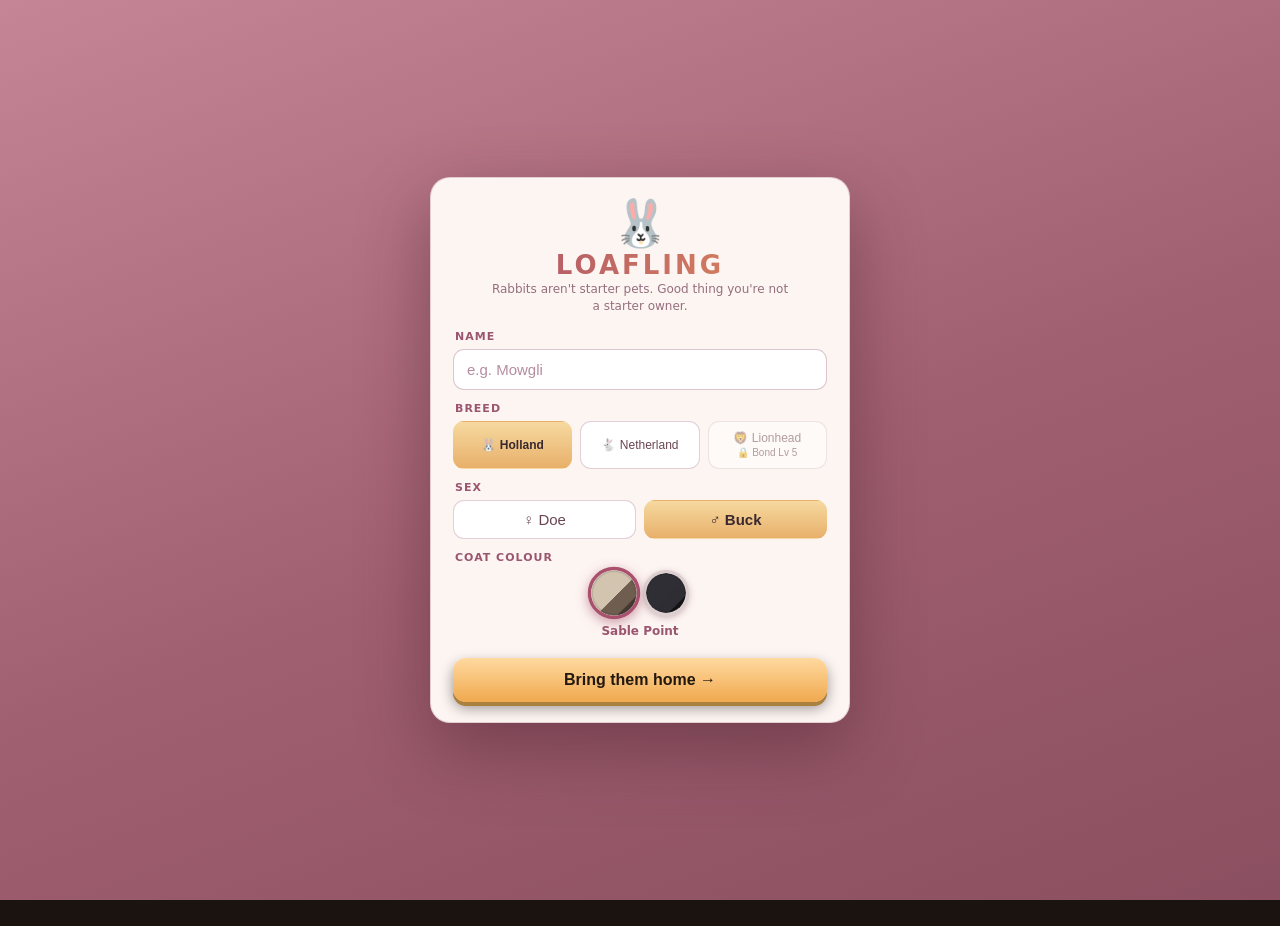
<file: index.html>
<!DOCTYPE html>
<html lang="en">
<head>
<meta charset="UTF-8">
<!-- Only this site's own script runs: injected markup (e.g. from a hostile save code) can't execute. -->
<meta http-equiv="Content-Security-Policy" content="default-src 'self'; script-src 'self'; style-src 'self' 'unsafe-inline'; img-src 'self' data:; connect-src 'self'; object-src 'none'; base-uri 'none'; form-action 'none'">
<meta name="viewport" content="width=device-width, initial-scale=1.0, maximum-scale=1.0, user-scalable=no, viewport-fit=cover">
<title>Loafling — a real rabbit care game</title>
<!-- link-preview metadata for portfolio/social embeds -->
<meta name="description" content="Adopt a rabbit, earn their trust, and keep the feet sacred. A browser game about what house rabbits actually need. Raise one from kit to adult in about 20 minutes. Work in progress.">
<meta property="og:type" content="website">
<meta property="og:title" content="Loafling — a real rabbit care game">
<meta property="og:description" content="Adopt a rabbit, earn their trust, and keep the feet sacred. A browser game about what house rabbits actually need. Raise one from kit to adult in about 20 minutes. Work in progress.">
<meta property="og:url" content="https://jordanclermont.github.io/thumpagotchi/">
<meta property="og:image" content="https://jordanclermont.github.io/thumpagotchi/og.png?v=loafling2">
<meta property="og:image:width" content="1200">
<meta property="og:image:height" content="630">
<meta name="twitter:card" content="summary_large_image">
<meta name="theme-color" content="#a05f70">
<link rel="stylesheet" href="style.css">
</head>
<body>
<div id="game">
  <canvas id="c"></canvas>
  <!-- close-up petting/grooming: tip + Done (shown while the camera is zoomed in) -->
  <div id="closeUpBar" hidden><span id="closeUpTip"></span><button id="closeUpDone">Done</button></div>

  <!-- ---------- Top HUD ---------- -->
  <div id="hud">
    <div class="brand">
      <h1>🐰 <span id="petName">Loafling</span></h1>
      <span class="chip" id="stageChip">🐰 Adult</span>
      <span class="chip bond" id="bondChip">Bond <b id="bondN">1</b><span class="bondtrack"><span class="bondfill" id="bondBar"></span></span></span>
      <span class="chip carrot"><span id="carrotN">12</span>🥕</span>
      <span class="chip" id="weightChip">⚖️</span>
      <span class="chip warn" id="healthChip" style="display:none">❤</span>
      <span class="day" id="dayLbl">Day 1</span>
      <span class="clock" id="clockLbl">🌅</span>
    </div>
    <div class="stat"><span class="lbl">Happy</span><div class="track"><div class="fill" id="fHappy"></div></div><span class="val" id="vHappy">0</span></div>
    <div class="stat"><span class="lbl">Hunger</span><div class="track"><div class="fill" id="fHunger"></div></div><span class="val" id="vHunger">0</span></div>
    <div class="stat"><span class="lbl">Water</span><div class="track"><div class="fill" id="fWater"></div></div><span class="val" id="vWater">0</span></div>
    <div class="stat"><span class="lbl">Hygiene</span><div class="track"><div class="fill" id="fHygiene"></div></div><span class="val" id="vHygiene">0</span></div>
    <div class="stat"><span class="lbl">Energy</span><div class="track"><div class="fill" id="fEnergy"></div></div><span class="val" id="vEnergy">0</span></div>
    <div id="thumpMeter"><span class="lbl">Thumps</span><span id="paws"></span></div>
  </div>

  <!-- ---------- Top-right toolbar ---------- -->
  <div id="toolbar">
    <button class="tbtn" id="tbShop" title="Shop">🛒</button>
    <button class="tbtn" id="tbGoals" title="Daily goals">🎯<span id="goalBadge" class="badge">0/3</span></button>
    <button class="tbtn" id="tbNotes" title="Notebook: your rabbit and rabbit notes">📖<span id="notesBadge" class="badge">0</span></button>
    <button class="tbtn" id="tbMenu" title="Menu">⚙️</button>
  </div>

  <div id="toast"></div>
  <div id="hint">Feed, water &amp; love your bun — earn 🥕, grow your Bond, and keep the feet sacred.</div>

  <!-- ---------- Bottom controls (Care / Play / Health tabs) ---------- -->
  <div id="controls">
    <div id="actTabs">
      <button class="atab on" data-tab="care" id="tabCare">🧺 Care</button>
      <button class="atab" data-tab="play" id="tabPlay">🎾 Play</button>
      <button class="atab" data-tab="games" id="tabGames">🎮 Games</button>
      <button class="atab" data-tab="health" id="tabHealth">❤️ Health</button>
    </div>
    <div class="actrow" data-group="care">
      <button class="act" id="bHay"><span class="emo">🌾</span>Hay</button>
      <button class="act" id="bPellets"><span class="emo">🥣</span>Pellets</button>
      <button class="act" id="bWater"><span class="emo">💧</span>Water</button>
      <button class="act" id="bBanana"><span class="emo">🍌</span>Banana<span class="cnt" id="banCount">0/2</span></button>
      <button class="act" id="bClean"><span class="emo">🧹</span>Clean</button>
      <button class="act" id="bPet"><span class="emo">✋</span>Pet</button>
      <button class="act" id="bGroom"><span class="emo">🪮</span>Groom</button>
    </div>
    <div class="actrow" data-group="play" hidden>
      <button class="act" id="bTrick"><span class="emo">🌟</span>Trick</button>
      <button class="act" id="bPlay" style="display:none"><span class="emo">🧸</span>Play</button>
    </div>
    <div class="actrow" data-group="games" hidden>
      <button class="act" id="bSnake"><span class="emo">🐍</span>Snake</button>
      <button class="act" id="bGuess"><span class="emo">🎲</span>Guess</button>
      <button class="act" id="bTtt" style="display:none"><span class="emo">⭕</span>Tic-Tac</button>
      <button class="act" id="bCatch" style="display:none"><span class="emo">🥕</span>Catch</button>
      <button class="act" id="bQuiz" style="display:none"><span class="emo">🧠</span>Quiz</button>
      <!-- this row is never shown now: the 🎮 Games tab opens the games menu, which clicks these -->
      <button class="act" id="bForage"><span class="emo">🥣</span>Forage</button>
      <button class="act" id="bDig"><span class="emo">📦</span>Dig Box</button>
      <button class="act" id="bSafe"><span class="emo">🥬</span>Safe?</button>
    </div>
    <div class="actrow" data-group="health" hidden>
      <button class="act" id="bRest"><span class="emo">😴</span>Rest</button>
      <button class="act" id="bVet"><span class="emo">🩺</span>Vet</button>
    </div>
  </div>

  <!-- ---------- Bunny Snake minigame ---------- -->
  <div id="snake" class="mg">
    <div class="mgcard">
      <div class="mghead"><span>🐍 Bunny Snake</span><button id="snakeClose">✕</button></div>
      <div class="mgscore">Score <b id="snScore">0</b> &nbsp;·&nbsp; Best <b id="snBest">0</b></div>
      <div class="mgstage">
        <canvas id="snakeCanvas"></canvas>
        <div id="snakeOverlayMsg" class="mgmsg"></div>
      </div>
      <div class="mgpad">
        <button data-d="up">▲</button>
        <div class="mgrow"><button data-d="left">◀</button><button data-d="down">▼</button><button data-d="right">▶</button></div>
      </div>
      <div class="mghint">Steer with arrow keys, swipe, or the buttons. Eat the banana slices 🍌 — don't hit the walls or yourself.</div>
    </div>
  </div>

  <!-- ---------- "Taken away" game-over ---------- -->
  <div id="rps">
    <div class="rpsicon" id="rpsIcon">🚔</div>
    <h2 id="rpsTitle">Rabbit Protective Services</h2>
    <p id="rpsMsg"></p>
    <button id="rpsBtn">Adopt a new rabbit →</button>
  </div>

  <!-- ---------- Number-guessing minigame ---------- -->
  <div id="guess" class="mg">
    <div class="mgcard">
      <div class="mghead"><span>🎲 Guess My Number</span><button id="guessClose">✕</button></div>
      <div class="gbunny"><div class="gface" id="gFace">🐰</div>
        <div class="gbubble" id="gBubble">I'm thinking of a number…</div></div>
      <div class="glives" id="gLives"></div>
      <div class="ghint" id="gHint"></div>
      <div class="gpad" id="gPad"></div>
      <div class="gmsg" id="gMsg"></div>
      <div class="mghint">Guess the number your bunny picked, 1–15. <b>3 tries.</b> Right = <b>+30🥕</b>. Wrong = no harm done, your bunny just gloats.</div>
    </div>
  </div>

  <!-- ---------- Forage: follow the treat under the shuffling cups ---------- -->
  <div id="forage" class="mg">
    <div class="mgcard">
      <div class="mghead"><span>🥣 Forage</span><button id="forageClose">✕</button></div>
      <div class="gbunny"><div class="gface" id="fFace">🐰</div>
        <div class="gbubble" id="fBubble">Watch where my treat goes…</div></div>
      <div class="qprog" id="fProg"></div>
      <div class="fstage" id="fStage">
        <div class="ftreat" id="fTreat">🥕</div>
        <button class="fcup" id="fCup0" aria-label="Cup 1"></button>
        <button class="fcup" id="fCup1" aria-label="Cup 2"></button>
        <button class="fcup" id="fCup2" aria-label="Cup 3"></button>
      </div>
      <div class="gmsg" id="fMsg"></div>
      <div class="mghint">Follow the treat under the cups, then tap the right one. 3 rounds, each faster. <b>+4🥕</b> per round.</div>
    </div>
  </div>

  <!-- ---------- Dig Box: dig through shredded paper for buried treats ---------- -->
  <div id="dig" class="mg">
    <div class="mgcard">
      <div class="mghead"><span>📦 Dig Box</span><span class="mgscore">⏱ <b id="dTime">20</b>s · 🥕 <b id="dFound">0</b>/<b id="dTotal">5</b> · 🕳 <b id="dMiss">5</b></span><button id="digClose">✕</button></div>
      <div class="dgrid" id="dGrid"></div>
      <div class="gmsg" id="dMsg"></div>
      <div class="mghint">Tap to dig. Empty spots show 👃 sniffs: how many treats are right next to them. You get <b>5 empty digs</b> (🕳); pebbles cost 2 seconds. <b>+2🥕</b> per treat.</div>
    </div>
  </div>

  <!-- ---------- Safe or Not? — which foods are OK for rabbits ---------- -->
  <div id="safe" class="mg">
    <div class="mgcard">
      <div class="mghead"><span>🥬 Safe or Not?</span><span class="mgscore"><b id="sScore">0</b>/<b id="sTotal">10</b></span><button id="safeClose">✕</button></div>
      <div class="sfood" id="sFood">🥬</div>
      <div class="sname2" id="sName">Romaine lettuce</div>
      <div class="sbtns" id="sBtns">
        <button id="sYes">✅ Safe</button>
        <button id="sNo">❌ Not safe</button>
      </div>
      <div class="qexplain" id="sExplain"></div>
      <div class="gmsg" id="sMsg"></div>
      <div class="mghint">Is it OK for a rabbit to eat? Each answer tells you why. <b>+2🥕</b> per right answer.</div>
    </div>
  </div>

  <!-- ---------- "How well do you know me?" quiz (day 5, once there's enough to ask) ---------- -->
  <div id="quiz" class="mg">
    <div class="mgcard">
      <div class="mghead"><span id="qTitle">🧠 Quiz</span><button id="quizClose">✕</button></div>
      <div class="gbunny"><div class="gface" id="qFace">🐰</div>
        <div class="gbubble" id="qBubble">How well do you know me?</div></div>
      <div class="qprog" id="qProg"></div>
      <div class="qopts" id="qOpts"></div>
      <div class="qexplain" id="qExplain"></div>
      <div class="gmsg" id="qMsg"></div>
      <div class="mghint">Questions come from what you've discovered about your rabbit and what's in 📖. <b>+3🥕</b> per right answer; a perfect round earns a bonus.</div>
    </div>
  </div>

  <!-- ---------- Bunny Tic-Tac-Toe minigame (day 3) ---------- -->
  <div id="ttt" class="mg">
    <div class="mgcard">
      <div class="mghead"><span>⭕ Bunny Tic-Tac-Toe</span><button id="tttClose">✕</button></div>
      <div class="gbunny"><div class="gface" id="tttFace">🐰</div>
        <div class="gbubble" id="tttBubble">You're 🥕, I'm 🌾 — three in a row wins!</div></div>
      <div class="tttboard" id="tttBoard"></div>
      <div class="gmsg" id="tttMsg"></div>
      <div class="mghint">Tap a square to place your 🥕. Line up three before your bunny lines up 🌾 — it plays smart, but not <i>perfectly</i>.</div>
    </div>
  </div>

  <!-- ---------- Carrot Catch minigame (day 4) ---------- -->
  <div id="catch" class="mg">
    <div class="mgcard">
      <div class="mghead"><span>🥕 Carrot Catch</span><button id="catchClose">✕</button></div>
      <div class="mgscore">Caught <b id="ccScore">0</b> &nbsp;·&nbsp; Best <b id="ccBest">0</b> &nbsp;·&nbsp; <span id="ccLives">❤❤❤</span></div>
      <div class="mgstage"><canvas id="catchCanvas"></canvas><div id="catchOverlayMsg" class="mgmsg"></div></div>
      <div class="mghint">Slide the bunny (drag, or ← →) to catch falling 🥕. Dodge the wilted 🥬 — three misses or three bad leaves and it's over. It speeds up!</div>
    </div>
  </div>

  <!-- ---------- Fact card (real rabbit fact at a moment of consequence) ---------- -->
  <div id="factCard" role="button" tabindex="0">
    <div class="fc-icon" id="fcIcon">🐰</div>
    <div class="fc-body">
      <div class="fc-title" id="fcTitle"></div>
      <div class="fc-text" id="fcText"></div>
      <div class="fc-dismiss">Did you know? · tap to dismiss</div>
    </div>
  </div>

  <!-- ---------- Slide-up panel (Shop / Goals / Menu) ---------- -->
  <div id="panelWrap">
    <div id="panel">
      <div id="panelHead">
        <span id="panelTitle">Shop</span>
        <button id="panelClose">✕</button>
      </div>
      <div id="panelBody"></div>
    </div>
  </div>

  <!-- ---------- Start / adoption screen ---------- -->
  <div id="start">
    <div class="card">
      <div class="logo">🐰</div>
      <h1>LOAFLING</h1>
      <p class="thesis">Rabbits aren't starter pets. Good thing you're not a starter owner.</p>

      <button id="continueBtn" style="display:none">▶ Continue</button>

      <label>Name</label>
      <input id="nameInput" maxlength="12" placeholder="e.g. Mowgli" autocomplete="off">

      <label>Breed</label>
      <div class="seg breedseg" id="breedSeg">
        <button data-breed="holland" class="on">🐰 Holland</button>
        <button data-breed="netherland">🐇 Netherland</button>
        <button data-breed="lionhead" id="breedLion" disabled>🦁 Lionhead 🔒</button>
      </div>

      <label>Sex</label>
      <div class="seg" id="sexSeg">
        <button data-sex="doe">♀ Doe</button>
        <button data-sex="buck" class="on">♂ Buck</button>
      </div>

      <label>Coat colour</label>
      <div class="swatches" id="swatches"></div>
      <div class="coatName" id="coatName">Sable Point (Grey)</div>

      <button id="startBtn">Bring them home →</button>
    </div>
  </div>
</div>

<script src="game.js"></script>
</body>
</html>
</file>
<file: style.css>
:root{
  --cream:#f4ecd8; --sable:#4a3226; --panel:rgba(28,20,16,.72);
  --accent:#e8a13a; --good:#6fbf73; --warn:#e2b23c; --bad:#e0603a;
  --ink:#2a1d15; --carrot:#e8863a;
  --ui-font:'Segoe UI',system-ui,-apple-system,Arial,sans-serif;
  --btn-bg:linear-gradient(180deg,#fbe9c4,#e6c078);
  --btn-fg:#231810;
  --btn-shadow:0 3px 0 #a9803e,0 5px 10px rgba(0,0,0,.4);
  --btn-radius:12px;
  --chip-bg:rgba(0,0,0,.32);
  --panel-bg:linear-gradient(180deg,#2a2036,#201826);
}
*{box-sizing:border-box; -webkit-tap-highlight-color:transparent;}
html,body{margin:0;height:100%;overflow:hidden;background:#1a1310;overscroll-behavior:none;
  font-family:var(--ui-font);color:#f4ecd8;}
/* 100dvh wins so the layout tracks the *visible* viewport (mobile browser chrome) */
#game{position:relative;width:100vw;height:100vh;height:100dvh;user-select:none;touch-action:none;}
/* comb cursor while grooming mode is armed (drag over her coat to restore Hygiene) */
#game.grooming{cursor:url("data:image/svg+xml,%3Csvg xmlns='http://www.w3.org/2000/svg' width='26' height='26'%3E%3Crect x='4' y='3' width='17' height='6' rx='2' fill='%23e0a24e' stroke='%23a9702e' stroke-width='1.5'/%3E%3Cg stroke='%23a9702e' stroke-width='2' stroke-linecap='round'%3E%3Cline x1='6' y1='9' x2='6' y2='21'/%3E%3Cline x1='10' y1='9' x2='10' y2='22'/%3E%3Cline x1='14' y1='9' x2='14' y2='22'/%3E%3Cline x1='18' y1='9' x2='18' y2='21'/%3E%3C/g%3E%3C/svg%3E") 12 22, crosshair;}
/* The single game canvas */
#c{position:absolute;inset:0;display:block;width:100%;height:100%;}

/* ---- Top HUD ---- */
#hud{position:absolute;top:0;left:0;right:0;padding:max(9px, env(safe-area-inset-top)) 12px 9px;
  display:flex;flex-wrap:wrap;gap:7px 14px;align-items:center;
  background:linear-gradient(180deg,rgba(20,14,10,.82),rgba(20,14,10,0));
  pointer-events:none;}
.stat{display:flex;align-items:center;gap:8px;min-width:150px;flex:1 1 160px;}
.stat .lbl{font-size:11px;letter-spacing:.5px;text-transform:uppercase;font-weight:700;
  opacity:.9;width:56px;text-align:right;}
.stat .val{font-size:11.5px;font-weight:800;width:26px;text-align:right;opacity:.95;font-variant-numeric:tabular-nums;}
.track{position:relative;flex:1;height:15px;border-radius:8px;
  background:rgba(0,0,0,.42);overflow:hidden;box-shadow:inset 0 1px 3px rgba(0,0,0,.55);}
.fill{position:absolute;inset:0;width:50%;border-radius:8px;transition:width .35s ease, background .3s;}
.brand{width:100%;display:flex;align-items:center;gap:8px;margin-bottom:10px;flex-wrap:wrap;
  padding-right:196px;min-height:44px;}   /* clears the 4-button toolbar (width AND height) so stat bars never slide under it */
.brand h1{font-size:17px;margin:0;letter-spacing:1px;
  background:linear-gradient(90deg,#f4ecd8,#e8a13a);-webkit-background-clip:text;background-clip:text;color:transparent;}
.brand .day{font-size:11px;opacity:.7;}
.brand .clock{font-size:14px;}

/* progression chips in the brand row */
.chip{display:inline-flex;align-items:center;gap:5px;font-size:11px;font-weight:600;
  padding:3px 9px;border-radius:11px;background:var(--chip-bg);border:1px solid rgba(255,255,255,.1);
  letter-spacing:.3px;line-height:1;}
.chip.carrot{color:#ffcf8f;background:rgba(120,70,20,.4);border-color:rgba(232,134,58,.4);}
.chip.bond{color:#ffe6b0;}
.chip.bond b{color:#fff;}
.chip.warn{color:#ffd0c0;background:rgba(150,40,30,.45);border-color:rgba(224,96,58,.5);}
.chip.blink{animation:blink 1s steps(2,end) infinite;}
@keyframes blink{50%{opacity:.35;}}
.bondtrack{width:36px;height:6px;border-radius:4px;background:rgba(0,0,0,.4);overflow:hidden;display:inline-block;}
.bondfill{display:block;height:100%;width:0;background:linear-gradient(90deg,#e8a13a,#ffd98a);transition:width .3s;}

/* thump meter gets its own full-width row so the toolbar can't cover it */
#thumpMeter{display:flex;align-items:center;gap:6px;flex:1 1 100%;margin-top:2px;}
#thumpMeter .lbl{font-size:11px;text-transform:uppercase;opacity:.9;letter-spacing:.5px;font-weight:700;width:56px;text-align:right;}
.paw{width:21px;height:21px;opacity:.28;transition:opacity .2s, transform .2s, filter .2s;}
.paw.on{opacity:1;filter:drop-shadow(0 0 4px rgba(224,96,58,.8));transform:scale(1.12);}

/* ---- Top-right toolbar ---- */
#toolbar{position:absolute;top:max(8px, env(safe-area-inset-top));right:max(10px, env(safe-area-inset-right));display:flex;gap:7px;z-index:6;}
.tbtn{position:relative;appearance:none;border:none;cursor:pointer;width:40px;height:40px;
  border-radius:12px;font-size:19px;background:rgba(28,20,16,.6);color:#fff;
  backdrop-filter:blur(6px);border:1px solid rgba(255,255,255,.14);
  box-shadow:0 3px 8px rgba(0,0,0,.4);transition:transform .08s, background .15s;}
.tbtn:active{transform:translateY(2px);}
.badge{position:absolute;bottom:-4px;right:-4px;background:#e0603a;color:#fff;font-size:9px;
  font-weight:700;padding:1px 4px;border-radius:8px;border:1px solid rgba(0,0,0,.3);}

/* ---- Bottom controls (tabbed) ---- */
#controls{position:absolute;left:0;right:0;bottom:0;padding:8px 8px calc(22px + env(safe-area-inset-bottom));
  display:flex;flex-direction:column;align-items:stretch;gap:8px;
  background:linear-gradient(0deg,rgba(20,14,10,.85),rgba(20,14,10,0));}
#actTabs{display:flex;gap:6px;justify-content:center;}
.atab{appearance:none;border:none;cursor:pointer;font-family:inherit;font-size:12px;font-weight:700;
  padding:6px 15px;border-radius:11px;color:#f4ecd8;background:rgba(28,20,16,.55);
  border:1px solid rgba(255,255,255,.12);backdrop-filter:blur(4px);
  transition:transform .08s, background .15s, color .15s;}
.atab.on{background:linear-gradient(180deg,#fbe9c4,#e6c078);color:#231810;border-color:transparent;
  box-shadow:0 2px 6px rgba(0,0,0,.35);}
.atab:active{transform:translateY(1px);}
.actrow{display:flex;gap:8px;justify-content:center;flex-wrap:wrap;width:100%;}
.actrow[hidden]{display:none;}
button.act{appearance:none;border:none;cursor:pointer;color:var(--btn-fg);
  font-size:13px;font-weight:600;padding:9px 13px;border-radius:var(--btn-radius);
  background:var(--btn-bg);box-shadow:var(--btn-shadow);
  transition:transform .08s, box-shadow .08s, filter .15s;display:flex;align-items:center;gap:6px;}
button.act:active{transform:translateY(3px);box-shadow:0 0 0 #a9803e,0 2px 6px rgba(0,0,0,.4);}
button.act:disabled{opacity:.4;filter:saturate(.5);cursor:default;box-shadow:var(--btn-shadow);}
button.act:disabled:active{transform:none;}
button.act .emo{font-size:16px;}
/* Desktop hover states — skipped on touch so a tap doesn't leave a stuck hover */
@media (hover:hover){
  button.act:hover:not(:disabled){ filter:brightness(1.07); transform:translateY(-1px); }
  .atab:hover:not(.on){ background:rgba(255,255,255,.16); }
  .tbtn:hover{ background:rgba(255,255,255,.2); transform:translateY(-1px); }
  .mbtn:hover:not(:disabled){ filter:brightness(1.08); }
  .sbuy:hover:not(:disabled){ filter:brightness(1.08); transform:translateY(-1px); }
  #panelClose:hover{ background:rgba(255,255,255,.18); }
  .swatch:hover{ transform:scale(1.08); }
}
button.act.armed{background:linear-gradient(180deg,#ffd9a0,#f0a94e);box-shadow:0 0 0 2px #fff6 inset,0 3px 0 #a9803e,0 0 14px #e8a13a;}
button.act.urgent{background:linear-gradient(180deg,#ffb0a0,#e0603a);color:#fff;
  box-shadow:0 3px 0 #8a3020,0 0 14px #e0603a;animation:blink 1s steps(2,end) infinite;}

/* ---- Toast + hint ---- */
/* anchored to the bottom (above the hint/controls) so it never covers the HUD stat bars */
/* Anchored just under the HUD (top is set from JS to the measured HUD height) so it
   clears the stat bars AND stays clear of the rabbit and the bottom controls. */
/* close-up petting/grooming bar: sits just above the dock (JS sets bottom from the dock's height) */
#closeUpBar{position:absolute;left:50%;transform:translateX(-50%);bottom:140px;z-index:6;display:flex;align-items:center;gap:10px;
  max-width:calc(100vw - 24px);padding:8px 8px 8px 14px;border-radius:14px;background:rgba(40,28,40,.82);color:#fbeedd;
  font-size:13px;font-weight:600;box-shadow:0 4px 14px rgba(0,0,0,.3);}
#closeUpBar[hidden]{display:none;}
#closeUpDone{appearance:none;border:none;cursor:pointer;font-weight:800;font-size:14px;color:#231810;padding:8px 16px;border-radius:10px;
  background:linear-gradient(180deg,#fbe9c4,#e6c078);box-shadow:0 2px 0 #a9803e;flex-shrink:0;}
#closeUpDone:focus-visible{outline:2px solid #fff;outline-offset:2px;}
#toast{position:absolute;top:120px;left:50%;transform:translateX(-50%) translateY(-8px);
  width:max-content;max-width:min(86vw,520px);
  background:var(--panel);padding:9px 18px;border-radius:20px;font-size:13px;line-height:1.35;
  -webkit-backdrop-filter:blur(5px);backdrop-filter:blur(5px);opacity:0;transition:opacity .3s, transform .3s;
  pointer-events:none;text-align:center;border:1px solid rgba(255,255,255,.12);z-index:24;
  box-shadow:0 8px 22px rgba(0,0,0,.45);}
#toast.show{opacity:1;transform:translateX(-50%) translateY(0);}
#hint{position:absolute;bottom:calc(122px + env(safe-area-inset-bottom));left:50%;transform:translateX(-50%);
  font-size:12px;opacity:.5;pointer-events:none;text-align:center;width:90%;}

/* ---- Slide-up panel (Shop / Goals / Menu) ---- */
/* Kept displayed so opacity/transform can transition on BOTH open and close (display:none can't). */
#panelWrap{position:absolute;inset:0;z-index:15;display:flex;align-items:flex-end;justify-content:center;
  background:rgba(0,0,0,.45);backdrop-filter:blur(2px);
  opacity:0;visibility:hidden;pointer-events:none;transition:opacity .25s ease, visibility 0s .25s;}
#panelWrap.show{opacity:1;visibility:visible;pointer-events:auto;transition:opacity .25s ease;}
#panel{width:min(520px,100%);max-height:82vh;display:flex;flex-direction:column;
  background:var(--panel-bg);border:1px solid rgba(255,255,255,.12);
  border-radius:18px 18px 0 0;box-shadow:0 -12px 40px rgba(0,0,0,.6);
  transform:translateY(26px);transition:transform .26s cubic-bezier(.2,.9,.3,1);}
#panelWrap.show #panel{transform:none;}
#panelHead{display:flex;align-items:center;justify-content:space-between;padding:14px 16px 10px;}
#panelTitle{font-size:17px;font-weight:800;letter-spacing:.5px;
  background:linear-gradient(90deg,#f4ecd8,#e8a13a);-webkit-background-clip:text;background-clip:text;color:transparent;}
#panelClose{appearance:none;border:none;background:rgba(255,255,255,.08);color:#fff;
  width:30px;height:30px;border-radius:9px;font-size:15px;cursor:pointer;}
#panelBody{overflow-y:auto;padding:0 14px 18px;}
.balance{font-size:13px;opacity:.85;padding:6px 4px 12px;}
.balance b{color:#ffcf8f;}

/* shop rows */
.srow{display:flex;align-items:center;gap:11px;padding:10px;border-radius:12px;
  background:rgba(255,255,255,.05);margin-bottom:8px;border:1px solid rgba(255,255,255,.06);}
.srow.locked{opacity:.5;}
.semoji{font-size:26px;width:34px;text-align:center;}
.sinfo{flex:1;min-width:0;}
.sname{font-size:14px;font-weight:700;}
.sdesc{font-size:11px;opacity:.72;margin-top:2px;}
.sbuy{appearance:none;border:none;cursor:pointer;font-weight:700;font-size:13px;color:#231810;
  padding:8px 12px;border-radius:10px;background:linear-gradient(180deg,#fbe9c4,#e6c078);
  box-shadow:0 2px 0 #a9803e;white-space:nowrap;}
.sbuy:disabled{background:rgba(255,255,255,.12);color:rgba(255,255,255,.6);box-shadow:none;cursor:default;}

/* goal rows */
.grow{padding:10px;border-radius:12px;background:rgba(255,255,255,.05);margin-bottom:8px;
  border:1px solid rgba(255,255,255,.06);}
.grow.done{border-color:rgba(111,191,115,.5);background:rgba(111,191,115,.12);}
.gtext{font-size:13px;font-weight:600;margin-bottom:6px;}
.gtrack{height:8px;border-radius:5px;background:rgba(0,0,0,.35);overflow:hidden;}
.gfill{height:100%;background:linear-gradient(90deg,#6fbf73,#8fd68f);transition:width .3s;}
.greward{font-size:11px;opacity:.75;margin-top:5px;text-align:right;color:#ffcf8f;}

/* menu / vitals */
.vitals{font-size:13px;line-height:1.7;background:rgba(255,255,255,.05);border-radius:12px;padding:12px 14px;margin-bottom:12px;}
.vitals b{color:#ffd98a;}
.mhdr{font-size:12px;text-transform:uppercase;letter-spacing:1px;opacity:.7;margin:6px 2px;}
.mrow{display:flex;justify-content:space-between;font-size:13px;padding:5px 6px;border-bottom:1px solid rgba(255,255,255,.06);}
.mrow i{opacity:.6;font-size:11px;}
.mbtns{display:flex;gap:8px;margin-top:14px;}
.mbtn{flex:1;appearance:none;border:none;cursor:pointer;padding:11px;border-radius:11px;font-weight:700;
  font-size:13px;color:#231810;background:linear-gradient(180deg,#fbe9c4,#e6c078);box-shadow:0 2px 0 #a9803e;}
.mbtn.danger{background:linear-gradient(180deg,#f0a89a,#e0603a);color:#fff;box-shadow:0 2px 0 #8a3020;}
.mtip{font-size:11px;opacity:.6;margin-top:14px;line-height:1.5;}
.mbackup{margin-top:6px;}
.mcode{width:100%;box-sizing:border-box;margin-top:8px;resize:vertical;
  font-family:ui-monospace,Menlo,Consolas,monospace;font-size:11px;line-height:1.4;
  color:#f3ead6;background:rgba(0,0,0,.28);border:1px solid rgba(255,255,255,.14);
  border-radius:10px;padding:9px 10px;word-break:break-all;}
.mcode:focus{outline:2px solid var(--accent);outline-offset:-1px;}

/* ---- Start / adoption screen ---- */
#start{position:absolute;inset:0;z-index:20;display:flex;align-items:center;justify-content:center;
  background:radial-gradient(120% 120% at 50% 20%,#2a2140,#140f22 70%);padding:16px;}
#start.hidden{display:none;}
#start .card{width:min(420px,94vw);background:rgba(30,24,40,.72);border:1px solid rgba(255,255,255,.1);
  border-radius:20px;padding:22px 22px 20px;backdrop-filter:blur(6px);
  box-shadow:0 20px 60px rgba(0,0,0,.5);text-align:center;}
#start .logo{font-size:46px;line-height:1;}
#start h1{margin:4px 0 0;font-size:26px;letter-spacing:3px;
  background:linear-gradient(90deg,#f4ecd8,#e8a13a);-webkit-background-clip:text;background-clip:text;color:transparent;}
#start .tag{margin:2px 0 16px;font-size:13px;opacity:.7;}
#continueBtn{width:100%;padding:13px;margin-bottom:8px;border:none;border-radius:13px;cursor:pointer;
  font-size:15px;font-weight:800;color:#231810;background:linear-gradient(180deg,#bfe6b0,#7bc46c);
  box-shadow:0 4px 0 #4f8a44;transition:transform .08s;}
#continueBtn:active{transform:translateY(3px);box-shadow:0 1px 0 #4f8a44;}
#start label{display:block;text-align:left;font-size:11px;text-transform:uppercase;letter-spacing:1px;
  opacity:.7;margin:12px 2px 6px;}
#nameInput{width:100%;padding:11px 13px;border-radius:11px;border:1px solid rgba(255,255,255,.15);
  background:rgba(0,0,0,.3);color:#fff;font-size:15px;outline:none;}
#nameInput:focus{border-color:var(--accent);}
.seg{display:flex;gap:8px;}
.seg button{flex:1;padding:10px;border-radius:11px;border:1px solid rgba(255,255,255,.15);
  background:rgba(255,255,255,.05);color:#f4ecd8;font-size:15px;cursor:pointer;transition:.15s;}
.seg button.on{background:linear-gradient(180deg,#fbe9c4,#e6c078);color:#231810;font-weight:700;border-color:transparent;}
.seg button:disabled{opacity:.5;cursor:not-allowed;}
.breedseg{flex-wrap:wrap;}
.breedseg button{flex:1 1 30%;font-size:12px;padding:9px 6px;}
.swatches{display:flex;flex-wrap:wrap;gap:6px;justify-content:center;}   /* 6px fits 7 coats on one row */
/* up to 46px, but shrinks so a breed's 7 coats always fit one row (7 swatches + 6 gaps of 6px) */
.swatch{width:min(46px, calc((100% - 36px) / 7));height:auto;aspect-ratio:1/1;border-radius:50%;cursor:pointer;border:3px solid rgba(90,55,70,.2);
  transition:transform .12s, border-color .12s;position:relative;box-shadow:0 2px 6px rgba(120,70,90,.35);}
.swatch:hover{transform:scale(1.08);}
.swatch.on{border-color:#a8506c;transform:scale(1.14);box-shadow:0 3px 10px rgba(168,80,108,.55);}
.coatName{font-size:12px;opacity:.8;margin-top:8px;height:16px;}
#startBtn{margin-top:18px;width:100%;padding:13px;border:none;border-radius:13px;cursor:pointer;
  font-size:16px;font-weight:700;color:#231810;
  background:linear-gradient(180deg,#ffd9a0,#f0a94e);box-shadow:0 4px 0 #a9803e,0 6px 14px rgba(0,0,0,.4);
  transition:transform .08s, box-shadow .08s;}
#startBtn:active{transform:translateY(3px);box-shadow:0 1px 0 #a9803e;}

/* ============================================================ *
 *  MOBILE  —  compact everything so it fits a phone screen
 * ============================================================ */
@media (max-width: 560px){
  /* Top HUD: tighter, smaller, shrinkable stat bars (2 per row) */
  #hud{padding:6px 8px 10px;gap:4px 8px;}
  .brand{padding-right:104px;gap:6px;}          /* leave room for the toolbar */
  .brand h1{font-size:15px;letter-spacing:.5px;}
  .brand .day{font-size:10px;}
  .chip{font-size:10px;padding:2px 7px;gap:4px;border-radius:9px;}
  .bondtrack{width:26px;}
  .stat{min-width:0;flex:1 1 44%;gap:5px;}
  .stat .lbl{width:42px;font-size:9px;letter-spacing:0;}
  .track{height:9px;}
  #thumpMeter{min-width:0;flex:1 1 44%;gap:4px;}
  #thumpMeter .lbl{font-size:9px;}
  .paw{width:15px;height:15px;}

  /* Toolbar: smaller buttons tucked into the corner */
  #toolbar{top:6px;right:6px;gap:5px;}
  .tbtn{width:33px;height:33px;font-size:16px;border-radius:10px;}
  .badge{font-size:8px;padding:0 3px;}

  /* Bottom dock: smaller buttons that wrap neatly to fit any width */
  #controls{padding:6px 6px 10px;gap:7px;}
  #actTabs{gap:5px;}
  .atab{font-size:11px;padding:5px 12px;}
  .actrow{gap:6px;}
  /* compact icon-over-label buttons so a full row fits a phone width */
  button.act{flex-direction:column;gap:2px;font-size:10px;font-weight:700;
    padding:7px 4px;min-width:0;flex:1 1 0;max-width:76px;border-radius:12px;
    box-shadow:0 3px 0 #a9803e,0 4px 8px rgba(0,0,0,.4);}
  button.act .emo{font-size:20px;}

  /* Hide the tip line on small screens to save vertical space */
  #hint{display:none;}
  #toast{font-size:12px;padding:7px 13px;}   /* top is set from JS to clear the taller mobile HUD */

  /* Bottom-sheet panels use the full width */
  #panel{border-radius:16px 16px 0 0;max-height:86vh;}
  #panelBody{padding:0 12px 16px;}
  .semoji{font-size:22px;width:28px;}
  .sname{font-size:13px;}
  .sdesc{font-size:10px;}

  /* Roomier start card on small screens */
  #start .card{padding:18px 16px 16px;}
}

/* Very small / short screens: trim a touch more */
@media (max-width: 380px){
  .brand h1{font-size:14px;}
  button.act{font-size:9px;padding:6px 3px;}
  button.act .emo{font-size:18px;}
  .atab{padding:5px 10px;font-size:10px;}
}

/* ============================================================ *
 *  MINIGAME OVERLAY  (Bunny Snake)
 * ============================================================ */
.mg{position:absolute;inset:0;z-index:18;display:none;align-items:center;justify-content:center;
  background:rgba(10,7,5,.72);-webkit-backdrop-filter:blur(3px);backdrop-filter:blur(3px);padding:10px;}
.mg.show{display:flex;}
.mgcard{width:min(480px,96vw);background:linear-gradient(180deg,#2a2036,#201826);
  border:1px solid rgba(255,255,255,.12);border-radius:18px;padding:14px 14px 16px;
  box-shadow:0 20px 60px rgba(0,0,0,.6);display:flex;flex-direction:column;align-items:center;gap:10px;}
.mghead{width:100%;display:flex;align-items:center;justify-content:space-between;
  font-size:17px;font-weight:800;letter-spacing:.5px;color:#ffd98a;}
.mghead button{appearance:none;border:none;background:rgba(255,255,255,.08);color:#fff;
  width:30px;height:30px;border-radius:9px;font-size:15px;cursor:pointer;}
.mgscore{font-size:13px;opacity:.9;}
.mgscore b{color:#ffcf8f;}
.mgstage{position:relative;line-height:0;}
#snakeCanvas{border-radius:12px;box-shadow:inset 0 0 0 2px rgba(255,255,255,.12), 0 6px 16px rgba(0,0,0,.4);
  touch-action:none;image-rendering:auto;}
.mgmsg{position:absolute;inset:0;display:none;align-items:center;justify-content:center;
  background:rgba(12,8,6,.82);border-radius:12px;text-align:center;line-height:normal;padding:14px;}
.mgmsg.show{display:flex;}
.mgover{display:flex;flex-direction:column;align-items:center;}
.mgover h3{margin:0 0 6px;font-size:22px;line-height:1.2;color:#ffd98a;text-shadow:0 2px 6px rgba(0,0,0,.7);}
.mgover p{margin:0 0 14px;font-size:14px;line-height:1.4;color:#f4ecd8;}
.mgbtns{display:flex;gap:8px;justify-content:center;}
.mgbtns button{appearance:none;border:none;cursor:pointer;font-weight:700;font-size:14px;color:#231810;
  padding:10px 16px;border-radius:11px;background:linear-gradient(180deg,#fbe9c4,#e6c078);box-shadow:0 3px 0 #a9803e;}
.mgbtns button:last-child{background:rgba(255,255,255,.14);color:#fff;box-shadow:none;}
/* on-screen d-pad (touch) */
.mgpad{display:flex;flex-direction:column;align-items:center;gap:6px;}
.mgrow{display:flex;gap:6px;}
.mgpad button{appearance:none;border:none;cursor:pointer;width:48px;height:40px;border-radius:10px;
  font-size:16px;color:#231810;background:linear-gradient(180deg,#fbe9c4,#e6c078);box-shadow:0 3px 0 #a9803e;}
.mgpad button:active{transform:translateY(2px);box-shadow:0 1px 0 #a9803e;}
.mghint{font-size:11px;opacity:.6;text-align:center;max-width:340px;line-height:1.4;}
@media (min-width:640px){ .mgpad{display:none;} }  /* desktop uses the keyboard */

/* ---- Banana daily counter on the button ---- */
.cnt{font-size:10px;font-weight:800;opacity:.7;margin-left:2px;}
.cnt.warn{color:#c0392b;opacity:1;}

/* ---- Number-guessing minigame ---- */
.gbunny{display:flex;align-items:center;gap:10px;justify-content:center;width:100%;margin:2px 0 4px;}
.gface{font-size:46px;line-height:1;}
.gbubble{position:relative;background:#fff;color:#231810;font-size:13px;font-weight:600;
  padding:9px 13px;border-radius:14px;max-width:230px;box-shadow:0 3px 10px rgba(0,0,0,.35);}
.gbubble::before{content:"";position:absolute;left:-8px;top:50%;transform:translateY(-50%);
  border:7px solid transparent;border-right-color:#fff;}
.glives{font-size:16px;letter-spacing:3px;height:20px;}
.ghint{font-size:14px;font-weight:700;color:#ffd98a;height:20px;}
.gpad{display:grid;grid-template-columns:repeat(5,1fr);gap:6px;width:100%;max-width:320px;}
.gpad button{appearance:none;border:none;cursor:pointer;font-weight:800;font-size:15px;color:#231810;
  padding:10px 0;border-radius:10px;background:linear-gradient(180deg,#fbe9c4,#e6c078);box-shadow:0 2px 0 #a9803e;}
.gpad button:active{transform:translateY(2px);box-shadow:0 0 0 #a9803e;}
.gpad button:disabled{background:rgba(255,255,255,.12);color:rgba(255,255,255,.4);box-shadow:none;cursor:default;}
.gmsg{display:none;text-align:center;}
.gmsg.show{display:block;}
.gmsg h3{margin:6px 0 8px;font-size:18px;color:#ffd98a;}
/* forage — three cups over a hidden treat; cups slide between slots with a CSS transition */
.fstage{position:relative;width:300px;max-width:100%;height:120px;margin:6px 0;}
.fcup{position:absolute;bottom:8px;left:0;width:78px;height:78px;padding:0;border:none;cursor:pointer;
  background:linear-gradient(180deg,#d98c5f,#a85a35);border-radius:14px 14px 38px 38px / 12px 12px 30px 30px;
  box-shadow:inset 0 -8px 0 rgba(0,0,0,.18),0 4px 0 #6e3a20;transition:left .35s ease,bottom .3s ease;}
.fcup::before{content:"";position:absolute;left:10px;right:10px;top:8px;height:8px;border-radius:6px;background:rgba(255,255,255,.28);}
.fcup.up{bottom:52px;}
.fcup:focus-visible{outline:2px solid #fff;outline-offset:3px;}
.fcup:disabled{cursor:default;}
.ftreat{position:absolute;bottom:18px;left:0;width:78px;text-align:center;font-size:34px;line-height:1;transition:left .35s ease;}
/* dig box — a grid of shredded-paper tiles */
.dgrid{display:grid;grid-template-columns:repeat(4,1fr);gap:6px;width:100%;max-width:300px;}
.dgrid button{appearance:none;border:none;cursor:pointer;height:58px;border-radius:10px;font-size:24px;font-weight:800;color:#5b3a1e;
  background:repeating-linear-gradient(115deg,#f3e2bd 0 5px,#e6cf9c 5px 9px,#f7ead0 9px 12px);box-shadow:0 3px 0 #b58f55;}
.dgrid button:active{transform:translateY(2px);box-shadow:0 1px 0 #b58f55;}
.dgrid button:focus-visible{outline:2px solid #fff;outline-offset:2px;}
.dgrid button.dug{background:#6e4c2e;box-shadow:inset 0 3px 6px rgba(0,0,0,.35);color:#fbe9c4;font-size:15px;cursor:default;}
.dgrid button.found{background:#8fd18f;box-shadow:inset 0 3px 6px rgba(0,0,0,.2);}
/* safe or not */
.sfood{font-size:64px;line-height:1.1;}
.sname2{font-size:17px;font-weight:800;color:#ffd98a;min-height:22px;}
.sbtns{display:flex;gap:10px;}
.sbtns button{appearance:none;border:none;cursor:pointer;font-weight:800;font-size:15px;color:#231810;padding:11px 18px;border-radius:12px;
  background:linear-gradient(180deg,#fbe9c4,#e6c078);box-shadow:0 2px 0 #a9803e;}
.sbtns button:disabled{opacity:.5;cursor:default;}
.sbtns button:focus-visible{outline:2px solid #fff;outline-offset:2px;}
/* quiz — answer buttons reuse the Guess pad's warm-button look, full width */
.qprog{font-size:15px;letter-spacing:4px;height:20px;}
.qopts{display:flex;flex-direction:column;gap:7px;width:100%;max-width:340px;}
.qopts button{appearance:none;border:none;cursor:pointer;font-weight:700;font-size:14px;color:#231810;text-align:left;
  padding:10px 13px;border-radius:10px;background:linear-gradient(180deg,#fbe9c4,#e6c078);box-shadow:0 2px 0 #a9803e;}
.qopts button:active{transform:translateY(2px);box-shadow:0 0 0 #a9803e;}
.qopts button:focus-visible{outline:2px solid #fff;outline-offset:2px;}
.qopts button:disabled{cursor:default;opacity:.55;}
.qopts button.right{background:linear-gradient(180deg,#c9f0c0,#8fd18f);box-shadow:0 2px 0 #4e8f4e;opacity:1;}
.qopts button.wrong{background:linear-gradient(180deg,#f7cfc6,#e79a8f);box-shadow:0 2px 0 #a55a4f;opacity:1;}
.qexplain{font-size:12.5px;line-height:1.45;color:#f4ecd8;max-width:340px;min-height:18px;text-align:center;}
.qexplain button{appearance:none;border:none;cursor:pointer;font-weight:700;font-size:14px;color:#231810;margin-top:8px;
  padding:8px 18px;border-radius:10px;background:linear-gradient(180deg,#fbe9c4,#e6c078);box-shadow:0 2px 0 #a9803e;}

/* ---- Bunny Tic-Tac-Toe ---- */
.tttboard{display:grid;grid-template-columns:repeat(3,1fr);gap:8px;width:100%;max-width:288px;margin:2px 0;}
.tttcell{appearance:none;border:none;cursor:pointer;aspect-ratio:1;font-size:34px;line-height:1;
  border-radius:12px;background:linear-gradient(180deg,#5f958c,#4d7d75);
  box-shadow:inset 0 0 0 2px rgba(255,255,255,.10),0 2px 6px rgba(0,0,0,.35);
  display:flex;align-items:center;justify-content:center;transition:transform .08s,filter .1s;}
.tttcell:not(:disabled):active{transform:translateY(2px);}
.tttcell:disabled{cursor:default;}

/* ---- Carrot Catch ---- */
#catchCanvas{border-radius:12px;box-shadow:inset 0 0 0 2px rgba(255,255,255,.12),0 6px 16px rgba(0,0,0,.4);touch-action:none;display:block;}

/* guess input (replaces the number pad for large ranges) */
.ginput{display:flex !important;grid-template-columns:none !important;gap:8px;width:100%;max-width:300px;}
.ginput input{flex:1;min-width:0;padding:11px 12px;border-radius:10px;border:2px solid #5a4636;
  background:#161022;color:#fff;font-size:18px;font-weight:800;text-align:center;outline:none;font-family:inherit;}
.ginput input:focus{border-color:var(--accent);}
.ginput .gbtn{appearance:none;border:none;cursor:pointer;font-weight:800;font-size:15px;color:#231810;
  padding:0 18px;border-radius:10px;background:linear-gradient(180deg,#fbe9c4,#e6c078);box-shadow:0 2px 0 #a9803e;}

/* full-screen "taken away" game-over overlay */
#rps{position:absolute;inset:0;z-index:22;display:none;flex-direction:column;align-items:center;justify-content:center;
  text-align:center;padding:26px;background:radial-gradient(120% 120% at 50% 20%,#3a1420,#140a10 70%);}
#rps.show{display:flex;}
#rps .rpsicon{font-size:64px;line-height:1;margin-bottom:6px;}
#rps h2{margin:6px 0;font-size:24px;color:#ff9a8a;letter-spacing:1px;}
#rps p{margin:6px 0 4px;font-size:15px;max-width:420px;line-height:1.5;opacity:.9;}
#rps button{margin-top:20px;padding:13px 22px;border:none;border-radius:13px;cursor:pointer;font-size:16px;
  font-weight:800;color:#231810;background:linear-gradient(180deg,#ffd9a0,#f0a94e);box-shadow:0 4px 0 #a9803e;}
.mbtn.on{outline:2px solid var(--accent);outline-offset:-2px;}
.mbtn:disabled{opacity:.5;cursor:not-allowed;}

/* ============================================================ *
 *  PASTEL MENUS — start screen + slide-up panels
 * ============================================================ */
:root{ --panel-bg:linear-gradient(180deg,#fbf1e0,#f5e5cf); }   /* pastel cream panels */
#panel{color:#3a2f26;border-color:rgba(120,90,60,.25);}
#panelTitle{background:linear-gradient(90deg,#8a5a20,#c88a3a);-webkit-background-clip:text;background-clip:text;color:transparent;}
#panelClose{background:rgba(120,90,60,.14);color:#5a4636;}
#panelWrap{background:rgba(60,40,26,.4);}
.balance{color:#5a4636;} .balance b{color:#b06a1e;}
.srow{background:rgba(255,255,255,.5);border-color:rgba(120,90,60,.14);}
.sname{color:#3a2f26;} .sdesc{color:#7a6653;opacity:1;}
.grow{background:rgba(255,255,255,.5);border-color:rgba(120,90,60,.12);}
.grow.done{background:rgba(111,191,115,.22);border-color:rgba(111,191,115,.5);}
.gtext{color:#3a2f26;} .greward{color:#b06a1e;}
.gtrack{background:rgba(120,90,60,.18);}
.vitals{background:rgba(255,255,255,.5);color:#3a2f26;} .vitals b{color:#8a5a20;}
.mhdr{color:#7a6653;opacity:1;} .mrow{color:#3a2f26;border-color:rgba(120,90,60,.14);} .mrow i{color:#9a8672;}
.mtip{color:#7a6653;opacity:1;}
.mcode{color:#3a2f26;background:rgba(255,255,255,.6);border-color:rgba(120,90,60,.24);}

/* start / adoption screen → dark pastel pink with a legible cream card */
#start{background:linear-gradient(160deg,#c58596,#a05f70 55%,#8a4f60);}
#start .card{background:#fdf5f2;border:1px solid rgba(140,70,92,.22);box-shadow:0 26px 70px rgba(70,30,45,.45);color:#3a2830;}
#start h1{background:linear-gradient(90deg,#a8506c,#e08a5a);-webkit-background-clip:text;background-clip:text;color:transparent;}
#start label{color:#9a5670;opacity:1;font-weight:700;}
#nameInput{background:#fff;border-color:rgba(140,70,92,.3);color:#3a2830;}
#nameInput::placeholder{color:#b58ca0;}
.seg button{background:#fff;border-color:rgba(140,70,92,.25);color:#6a4553;}
.seg button.on{background:linear-gradient(180deg,#f6d9a0,#e8b06a);color:#3a2830;}
.coatName{color:#9a5670;opacity:1;font-weight:600;}
#continueBtn{background:linear-gradient(180deg,#bfe6b0,#7bc46c);box-shadow:0 4px 0 #4f8a44;}

/* ---- Adoption thesis line (quiet, sets the tone) ---- */
.thesis{font-size:12px;line-height:1.45;margin:1px auto 15px;max-width:300px;color:#8a6072;opacity:.9;}

/* ---- Fact cards: real rabbit facts at moments of consequence ---- */
/* bottom-anchored above the toast so it can't cover the HUD stat bars or collide with toasts */
#factCard{position:absolute;left:50%;bottom:calc(200px + env(safe-area-inset-bottom));transform:translate(-50%,14px);
  z-index:16;display:flex;gap:12px;align-items:flex-start;width:min(420px,88vw);
  padding:14px 16px;border-radius:16px;cursor:pointer;
  background:linear-gradient(180deg,#fdf5ec,#f6e7d2);color:#3a2a22;
  border:1px solid rgba(150,100,60,.28);box-shadow:0 14px 40px rgba(70,40,20,.35);
  opacity:0;pointer-events:none;transition:opacity .28s ease, transform .28s ease;}
#factCard.show{opacity:1;transform:translate(-50%,0);pointer-events:auto;}
#factCard .fc-icon{font-size:30px;line-height:1.05;flex:0 0 auto;}
#factCard .fc-title{font-size:14px;font-weight:800;color:#8a5a20;margin-bottom:3px;letter-spacing:.2px;}
#factCard .fc-text{font-size:13px;line-height:1.5;}
#factCard .fc-dismiss{margin-top:8px;font-size:10.5px;text-transform:uppercase;letter-spacing:.6px;opacity:.6;}
@media (max-width:560px){ #factCard{bottom:calc(178px + env(safe-area-inset-bottom));} }

/* tester build label (beta/ only): pinned over the empty wall so it never reflows the HUD */
#betaTag{position:fixed;left:8px;top:42%;z-index:50;pointer-events:none;font:700 10px/1 system-ui,sans-serif;
  letter-spacing:.06em;color:#3a2a00;background:#ffd34d;border-radius:999px;padding:4px 8px;opacity:.9;}
</file>
